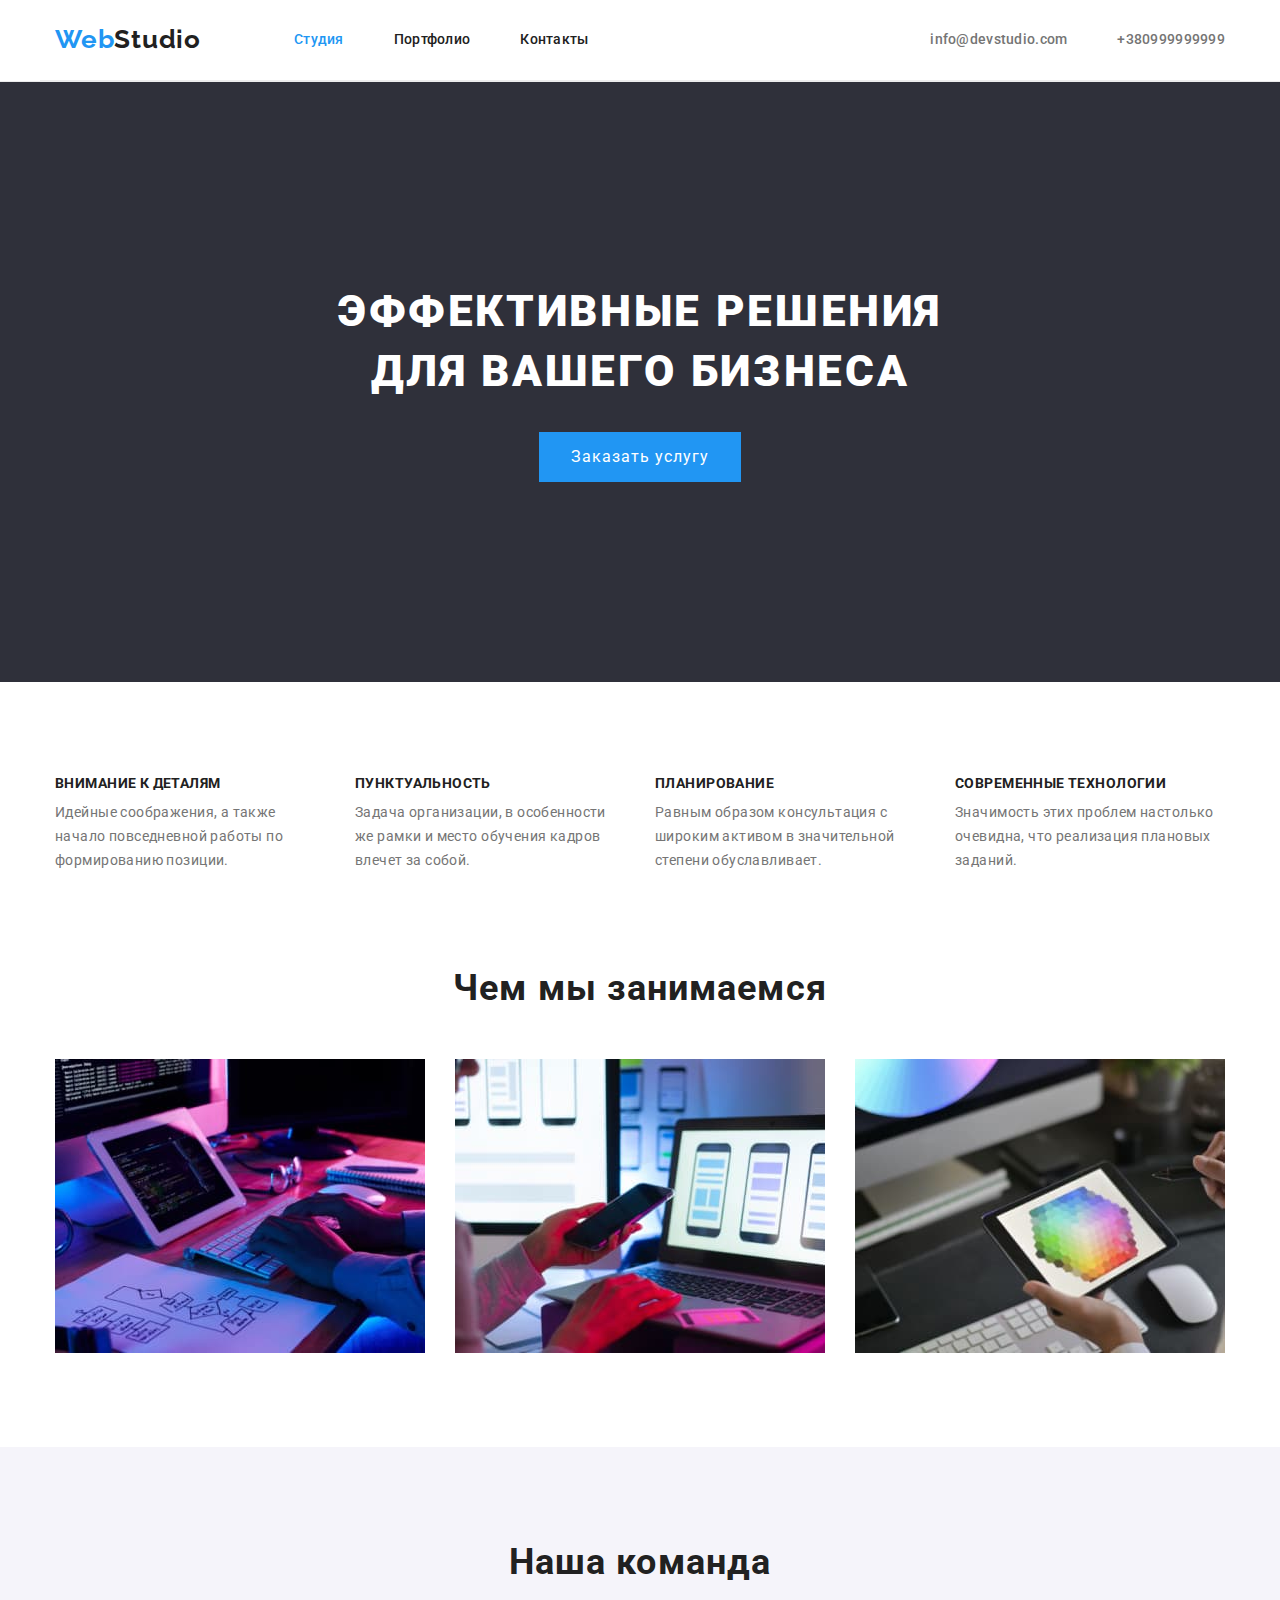
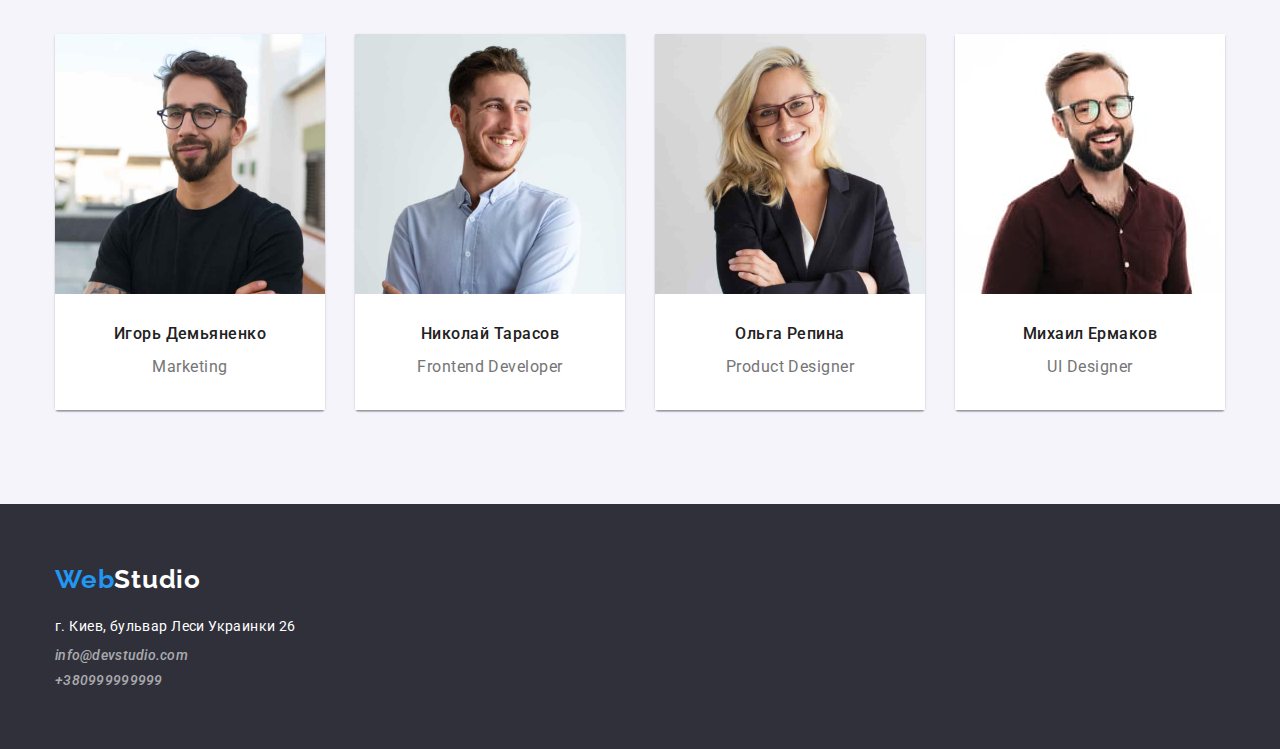
<file: index.html>
<!DOCTYPE html>
<html lang="ru">
  <!--Голова-->
  <head>
    <meta charset="UTF-8" />
    <meta http-equiv="X-UA-Compatible" content="IE=edge" />
    <meta name="viewport" content="width=device-width, initial-scale=1.0" />
    <link rel="preconnect" href="https://fonts.googleapis.com" />
    <link rel="preconnect" href="https://fonts.gstatic.com" crossorigin />
    <link
      href="https://fonts.googleapis.com/css2?family=Raleway:wght@700&family=Roboto:wght@400;500;700;900&display=swap"
      rel="stylesheet"
    />
    <link
      rel="stylesheet"
      href="https://cdnjs.cloudflare.com/ajax/libs/modern-normalize/1.0.0/modern-normalize.min.css"
    />
    <link rel="stylesheet" href="./css/styles.css" />
    <title class="title-logo">Web Studio</title>
  </head>
  <body class="page">
    <!--Header-->

    <header class="header">
      <div class="container header">
        <a class="logo" href="./index.html" class="href" lang="en"
          >Web<span class="logo-black">Studio</span></a
        >
        <nav class="nav">
          <ul class="site-nav list">
            <li class="item">
              <a class="link current" href="./index.html">Студия</a>
            </li>
            <li class="item">
              <a class="link" href="./portfolio.html">Портфолио</a>
            </li>
            <li class="item">
              <a class="link contacts" href="./contacts.html">Контакты</a>
            </li>
          </ul>
        </nav>
        <ul class="list hdr-contacts">
          <li>
            <a class="mail" href="mailto:info@devstudio.com" lang="en"
              >info@devstudio.com</a
            >
          </li>
          <li class="space">
            <a class="tel" href="tel:+380999999999">+380999999999</a>
          </li>
        </ul>
      </div>
    </header>
    <main>
      <!-- Герой или заголовок -->

      <section class="hero">
        <div class="container">
          <h1 class="hero-title">Эффективные решения для вашего бизнеса</h1>
          <button class="button" type="button">Заказать услугу</button>
        </div>
      </section>
      <!-- Преимущества -->

      <section class="section feature">
        <div class="container">
          <h2 class="section-title visually-hidden">Преимущества</h2>

          <ul class="feature-list list">
            <li class="feature-items">
              <!--BLOCK 1-->
              <h3 class="feature-title">Внимание к деталям</h3>
              <p class="secondary-text">
                Идейные соображения, а также начало повседневной работы по
                формированию позиции.
              </p>
            </li>
            <li class="feature-items">
              <!-- BLOCK 2-->
              <h3 class="feature-title">Пунктуальность</h3>
              <p class="secondary-text">
                Задача организации, в особенности же рамки и место обучения
                кадров влечет за собой.
              </p>
            </li>
            <li class="feature-items">
              <!--BLOCK 3-->
              <h3 class="feature-title">Планирование</h3>
              <p class="secondary-text">
                Равным образом консультация с широким активом в значительной
                степени обуславливает.
              </p>
            </li>
            <li class="feature-items">
              <!--BLOCK 4-->
              <h3 class="feature-title">Современные технологии</h3>
              <p class="secondary-text">
                Значимость этих проблем настолько очевидна, что реализация
                плановых заданий.
              </p>
            </li>
          </ul>
        </div>
      </section>

      <!--Чем мы занимаемся-->

      <section class="section">
        <div class="container">
          <h2 class="section-title">Чем мы занимаемся</h2>

          <ul class="item list">
            <li class="items">
              <img src="./images/1.jpg" alt="Рабочий стол" width="370" />
            </li>
            <li class="items">
              <img src="./images/2.jpg" alt="Компьютер" width="370" />
            </li>
            <li class="items">
              <img src="./images/3.jpg" alt="Планшет" width="370" />
            </li>
          </ul>
        </div>
      </section>

      <!--Наша команда-->

      <section class="section team">
        <div class="container">
          <h2 class="section-title caption">Наша команда</h2>
          <ul class="teamlist list">
            <li class="correction one">
              <img src="./images/team1.jpg" alt="Член команды" width="270" />
              <div class="team-txt">
                <h3 class="section-title team">Игорь Демьяненко</h3>
                <p class="secondary-text change-font">Marketing</p>
              </div>
            </li>

            <li class="correction one">
              <img src="./images/team2.jpg" alt="Член команды" width="270" />
              <div class="team-txt">
                <h3 class="section-title team">Николай Тарасов</h3>
                <p class="secondary-text change-font">Frontend Developer</p>
              </div>
            </li>

            <li class="correction one">
              <img src="./images/team3.jpg" alt="Член команды" width="270" />
              <div class="team-txt">
                <h3 class="section-title team">Ольга Репина</h3>
                <p class="secondary-text change-font">Product Designer</p>
              </div>
            </li>

            <li class="one">
              <img src="./images/team4.jpg" alt="Член команды" width="270" />
              <div class="team-txt">
                <h3 class="section-title team">Михаил Ермаков</h3>
                <p class="secondary-text change-font">UI Designer</p>
              </div>
            </li>
          </ul>
        </div>
      </section>
    </main>
    <footer class="footer">
      <div class="container ftr">
        <a href="./index.html" class="logo ftr" lang="en"
          >Web<span class="logo-white">Studio</span></a
        >
        <address class="address">
          <p class="place">г. Киев, бульвар Леси Украинки 26</p>
          <a class="mail down" href="mailto:info@devstudio.com"
            >info@devstudio.com</a
          >
          <a class="tel down" href="tel:+380999999999">+380999999999</a>
        </address>
      </div>
    </footer>
  </body>
</html>
</file>
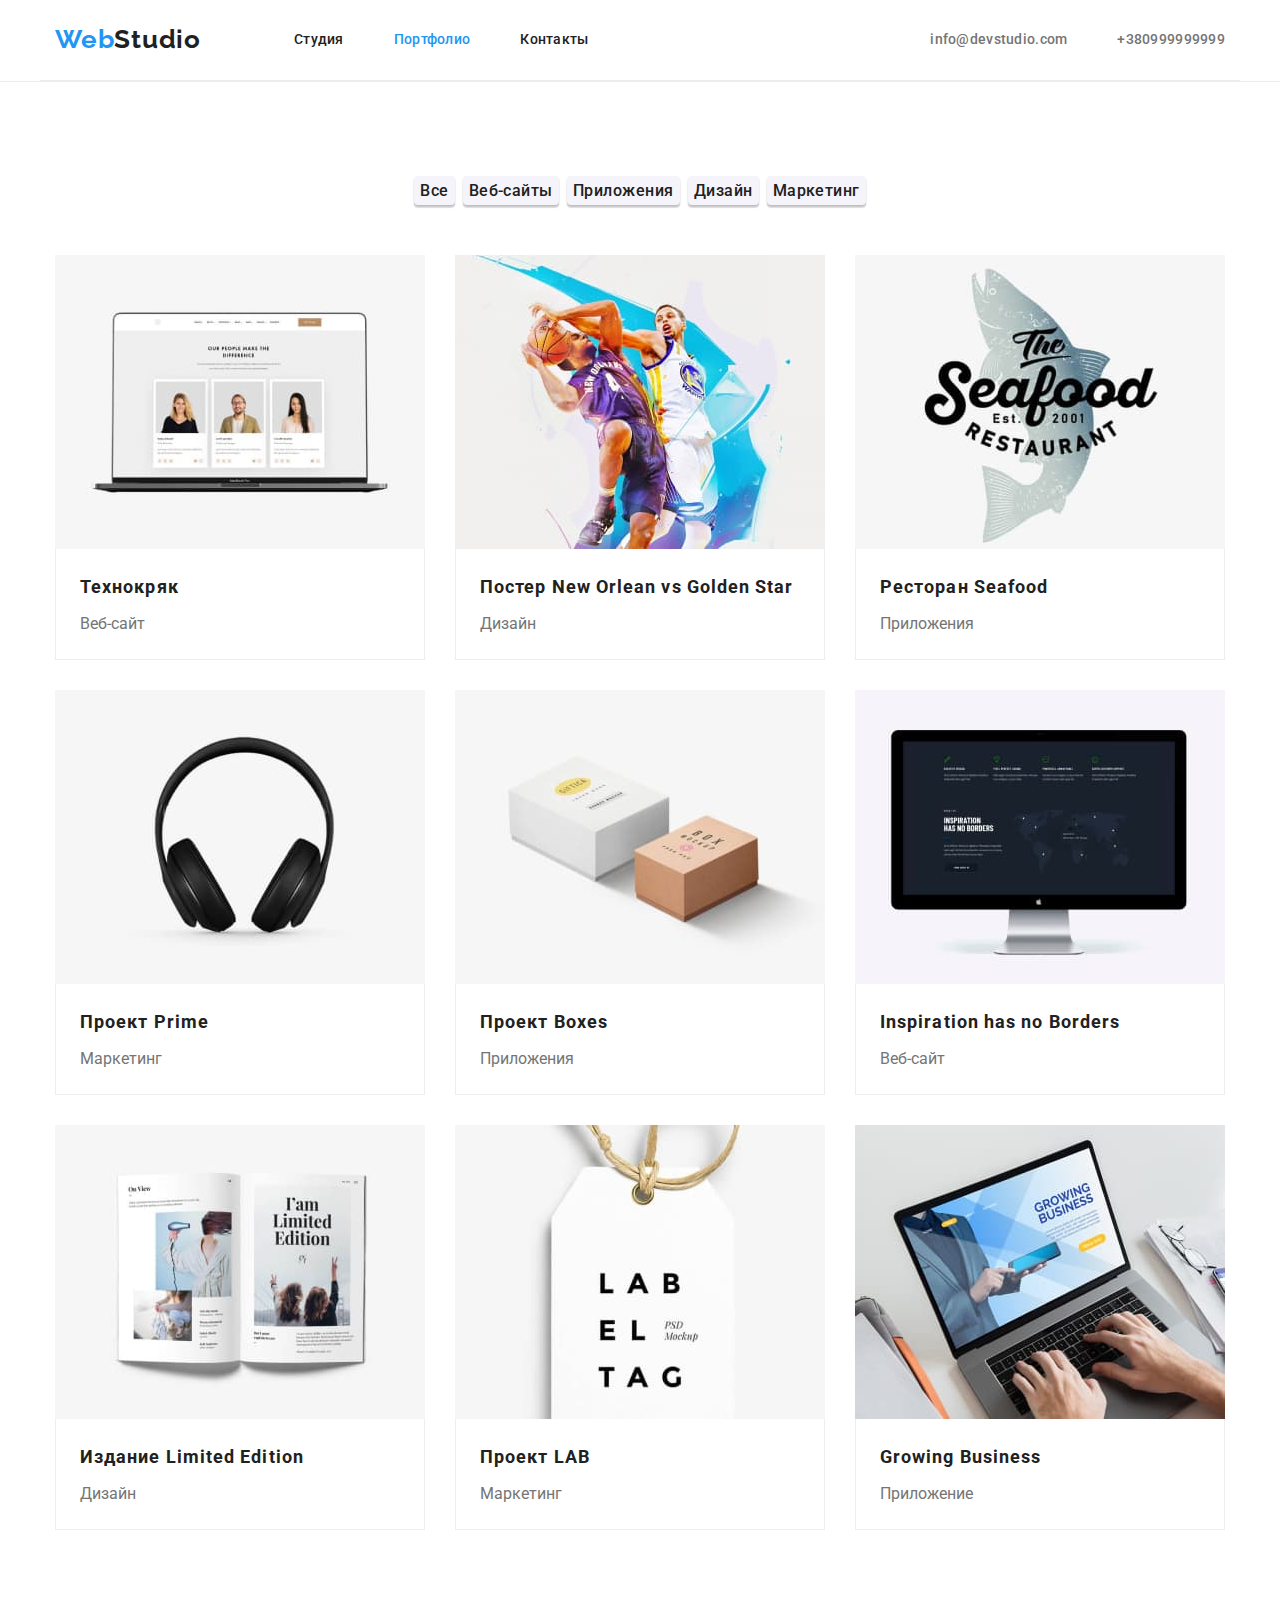
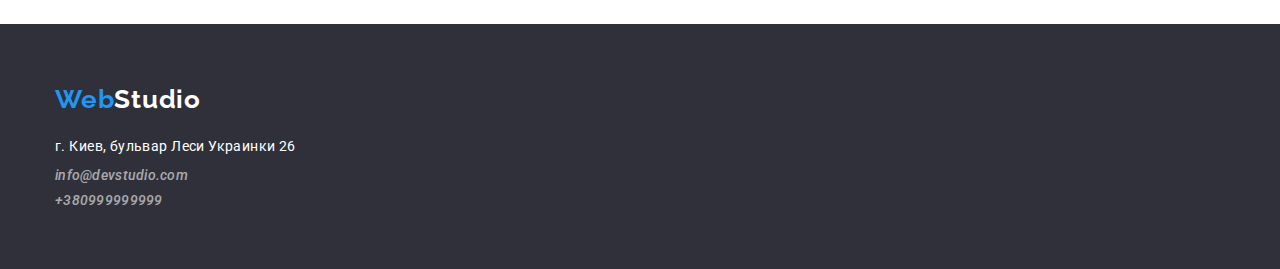
<file: portfolio.html>
<!DOCTYPE html>
<html lang="ru">
  <head>
    <meta charset="UTF-8" />
    <meta http-equiv="X-UA-Compatible" content="IE=edge" />
    <meta name="viewport" content="width=device-width, initial-scale=1.0" />
    <link rel="preconnect" href="https://fonts.googleapis.com" />
    <link rel="preconnect" href="https://fonts.gstatic.com" crossorigin />
    <link
      href="https://fonts.googleapis.com/css2?family=Raleway:wght@700&family=Roboto:wght@400;500;700;900&display=swap"
      rel="stylesheet"
    />
     <link
    rel="stylesheet"
    href="https://cdnjs.cloudflare.com/ajax/libs/modern-normalize/1.0.0/modern-normalize.min.css"
  />
    <link rel="stylesheet" href="./css/styles.css" />
    <title class="title-logo">Web Studio</title>
  </head>
  <body class="page">
    <!-- Шапка -->
    <header class="header">
      <div class="container header">
        <a class="logo" href="./index.html" class="href" lang="en"
          >Web<span class="logo-black">Studio</span></a
        >
        <nav class="nav">
          <ul class="site-nav list">
            <li class="item">
              <a class="link" href="./index.html">Студия</a>
            </li>
            <li class="item">
              <a class="link current" href="./portfolio.html">Портфолио</a>
            </li>
            <li class="item">
              <a class="link contacts" href="./contacts.html">Контакты</a>
            </li>
          </ul>
        </nav>
        <ul class="list hdr-contacts">
          <li>
            <a class="mail" href="mailto:info@devstudio.com" lang="en"
              >info@devstudio.com</a
            >
          </li>
          <li class="space">
            <a class="tel" href="tel:+380999999999">+380999999999</a>
          </li>
        </ul>
      </div>
    </header>

    <!-- Мэйн -->
    <main>
    <section class="portfolio">
      <div class="container">
        <h1 class="visually-hidden">web-studio portfolio</h1>

        <ul class="btnlist list">
          <li class="btnitem">
            <button class="button-portfolio" type="button">Все</button>
          </li>
          <li class="btnitem">
            <button class="button-portfolio" type="button">Веб-сайты</button>
          </li>
          <li class="btnitem">
            <button class="button-portfolio" type="button">Приложения</button>
          </li>
          <li class="btnitem">
            <button class="button-portfolio" type="button">Дизайн</button>
          </li>
          <li class="btnitem">
            <button class="button-portfolio" type="button">Маркетинг</button>
          </li>
        </ul>

        <ul class="works-list list">
          <li class="works-item">
            <img src="./images/img.jpg" width="370" alt="Ноутбук" />
            <div class="works-caption">
            <h2 class="gallery-captions">Технокряк</h2>
            <p class="gallery-descr">Веб-сайт</p>
            </div>
          </li>
          <li class="works-item">
            <img src="./images/img-2.jpg" width="370" alt="спортсмены" />
            <div class="works-caption">
            <h2 class="gallery-captions">Постер New Orlean vs Golden Star</h2>
            <p class="gallery-descr">Дизайн</p>
            </div>
          </li>
          <li class="works-item">
            <img src="./images/img-3.jpg" width="370" alt="логотип ресторана" />
            <div class="works-caption">
            <h2 class="gallery-captions">Ресторан Seafood</h2>
            <p class="gallery-descr">Приложения</p>
            </div>
          </li>
          <li class="works-item">
            <img src="./images/img-4.jpg" width="370" alt="наушники" />
            <div class="works-caption">
            <h2 class="gallery-captions">Проект Prime</h2>
            <p class="gallery-descr">Маркетинг</p>
            </div>
          </li>
          <li class="works-item">
            <img src="./images/img-5.jpg" width="370" alt="коробки" />
            <div class="works-caption">
            <h2 class="gallery-captions">Проект Boxes</h2>
            <p class="gallery-descr">Приложения</p>
            </div>
          </li>
          <li class="works-item">
            <img src="./images/img-6.jpg" width="370" alt="Компьютер" />
            <div class="works-caption">
            <h2 class="gallery-captions">Inspiration has no Borders</h2>
            <p class="gallery-descr">Веб-сайт</p>
            </div>
          </li>
          <li class="works-item">
            <img src="./images/img-7.jpg" width="370" alt="книга" />
            <div class="works-caption">
            <h2 class="gallery-captions">Издание Limited Edition</h2>
            <p class="gallery-descr">Дизайн</p>
            </div>
          </li>
          <li class="works-item">
            <img src="./images/img-8.jpg" width="370" alt="бирка" />
            <div class="works-caption">
            <h2 class="gallery-captions">Проект LAB</h2>
            <p class="gallery-descr">Маркетинг</p>
            </div>
          </li>
          <li class="works-item">
            <img
              src="./images/img-9.jpg"
              width="370"
              alt="работа за компьютером"
            />
            <div class="works-caption">
            <h2 class="gallery-captions">Growing Business</h2>
            <p class="gallery-descr">Приложение
              </div>
            </p>
          </li>
        </ul>
      </div>
    </section>
</main>
    <!-- Подвал -->
    <footer class="footer">
      <div class="container ftr">
        <a href="./index.html" class="logo ftr" lang="en"
          >Web<span class="logo-white">Studio</span></a
        >
  <address class="address">
          <p class="place">г. Киев, бульвар Леси Украинки 26</p>
          <a class="mail down" href="mailto:info@devstudio.com"
            >info@devstudio.com</a
          >
          <a class="tel down" href="tel:+380999999999">+380999999999</a>
        </address>
      </div>
    </footer>
  </body>
</html>
</file>
<file: css/styles.css>
/* 
header-color = #FFFFFF
bg-color-section-one = #E5E5E5
bg-color-section-two = #F5F4FA
hero-ftr-color = #2F303A
accent-color = #2196F3
title-color = #212121
text-color = #757575
*/
:root {
  --header-color: #ffffff;
  --bg-color-section-two: #f5f4fa;
  --hero-ftr-color: #2f303a;
  --accent-color: #2196f3;
  --title-color: #212121;
  --text-color: #757575;
  --black: #000000;
}
body {
  margin: 0px;
  color: #757575;
  background-color: var(--header-color);
  font-style: normal;
  text-decoration: none;
  font-family: Roboto, sans-serif;
  font-weight: 400;
}

h1,
h2,
h3,
h4,
h5,
h6,
ul,
p {
  margin: 0px;
}

img {
  display: block;
}

.page {
  background-color: var(--bg-color-section-one);
}

.list {
  margin: 0px;
  list-style: none;
}

.visually-hidden {
  position: absolute;
  width: 1px;
  height: 1px;
  margin: -1px;
  border: 0;
  padding: 0;

  white-space: nowrap;
  clip-path: inset(100%);
  clip: rect(0 0 0 0);
  overflow: hidden;
}

.container {
  width: 1200px;
  margin-left: auto;
  margin-right: auto;
  padding-left: 15px;
  padding-right: 15px;
}

.container.header {
  display: flex;
  align-items: center;
  background-color: #ffffff;
}

.container.ftr {
  display: flex;
  flex-direction: column;
  justify-content: flex-start;
}

/* header */
.header {
  background-color: #ffffff;
  border-bottom: 1px solid #ececec;
}

.logo {
  display: inline-block;
  margin-right: 93px;
  font-family: Raleway, sans-serif;
  font-weight: 700;
  font-size: 26px;
  line-height: 1.2;
  letter-spacing: 0.03em;
  color: var(--accent-color);
  text-decoration: none;
}
.logo-black {
  color: var(--title-color);
}
/* site nav */

.site-nav {
  display: flex;
  padding-left: 0px;
}
.site-nav > .item {
  margin-right: 50px;
}

.site-nav > .item:last-child {
  margin-right: 0px;
}

.site-nav .link {
  padding-bottom: 32px;
  padding-top: 32px;
  text-decoration: none;
  font-weight: 500;
  font-size: 14px;
  line-height: 1.14;
  letter-spacing: 0.02em;
  color: var(--title-color);
}
.hdr-contacts {
  display: flex;
  padding-left: 0px;
  margin-left: auto;
}

.space {
  margin-left: 50px;
}

.link.contacts {
  margin-right: 0;
}

.site-nav .link:hover,
.site-nav .link:focus {
  color: var(--accent-color);
}
.site-nav .link.current {
  color: var(--accent-color);
}

.mail {
  display: inline-block;
  padding-top: 32px;
  padding-bottom: 32px;
  color: #757575;
  font-weight: 500;
  text-decoration: none;
  font-size: 14px;
  line-height: 1.14;
  letter-spacing: 0.02em;
}

.tel {
  display: inline-block;
  padding-top: 32px;
  padding-bottom: 32px;
  color: #757575;
  font-weight: 500;
  text-decoration: none;
  font-size: 14px;
  line-height: 1.14;
  letter-spacing: 0.02em;
}
.mail:hover,
.tel:hover {
  color: var(--accent-color);
}

.mail:focus,
.tel:focus {
  color: var(--accent-color);
}

/* hero */
.hero {
  padding: 200px 0;
  text-align: center;
  background-color: var(--hero-ftr-color);
}
.hero-title {
  width: 696px;
  margin-left: auto;
  margin-right: auto;
  margin-bottom: 30px;

  color: var(--header-color);
  font-family: Roboto, sans-serif;
  font-weight: 900;
  text-align: center;
  font-size: 44px;
  line-height: 1.36;
  letter-spacing: 0.06em;
  text-transform: uppercase;
}

.button {
  padding: 10px 32px 10px 32px;
  border: 0px;
  margin-left: auto;
  margin-right: auto;
  cursor: pointer;
  background-color: var(--accent-color);
  color: var(--header-color);
  font-size: 16px;
  line-height: 1.87;
  display: flex;
  align-items: center;
  text-align: center;
  letter-spacing: 0.06em;
}

/* section */

.section {
  padding-bottom: 94px;
}

.section.feature {
  padding-bottom: 94px;
  padding-top: 94px;
}

.feature-list {
  display: flex;
  padding-left: 0px;
}

.feature-items {
  margin-right: 30px;
  width: 270px;
}

.feature-items:last-child {
  margin-right: 0px;
}

.feature-title {
  margin-bottom: 10px;
  text-decoration: none;
  color: var(--title-color);
  font-weight: 700;
  font-size: 14px;
  line-height: 1.14;
  letter-spacing: 0.03em;
  text-transform: uppercase;
}

.item {
  display: flex;
  margin-left: auto;
  margin-right: auto;
  padding-left: 0px;
}

.items {
  margin-right: 30px;
}
.items:last-child {
  margin-right: 0px;
}

.section-title {
  margin-bottom: 50px;
  color: var(--title-color);
  font-weight: 700;
  font-size: 36px;
  line-height: 1.17;
  text-align: center;
  letter-spacing: 0.03em;
}

.secondary-text {
  font-size: 14px;
  line-height: 1.71;
  letter-spacing: 0.03em;
  color: var(--text-color);
}

.secondary-text.change-font {
  font-size: 16px;
}

.section.team {
  background-color: #f5f4fa;
  padding-top: 94px;
  padding-bottom: 94px;
}

.team-txt {
  padding-top: 30px;
  padding-bottom: 30px;
  background-color: #ffffff;
}

.section-title.team {
  margin-bottom: 10px;
  font-weight: 500;
  font-size: 16px;
  line-height: 1.19;
  text-align: center;
  letter-spacing: 0.03em;
  color: #212121;
}

.teamlist {
  display: flex;
  justify-content: center;
  margin-right: auto;
  margin-left: auto;
  padding-left: 0px;
}

.correction {
  margin-right: 30px;
}

.secondary-text.change-font {
  text-align: center;
  background-color: #ffffff;
}

.one {
  box-shadow: 0px 1px 3px rgba(0, 0, 0, 0.12), 0px 1px 1px rgba(0, 0, 0, 0.14),
    0px 2px 1px rgba(0, 0, 0, 0.2);
  border-radius: 0px 0px 4px 4px;
}

/* footer */
.footer {
  display: flex;
  flex-direction: row;
  justify-content: flex-start;
  padding-bottom: 60px;
  padding-top: 60px;
  color: #ffffff;
  background-color: var(--hero-ftr-color);
}

.logo-white {
  color: #ffffff;
}

.logo.ftr {
  margin-bottom: 20px;
}

.address {
  display: inline-flex;
  flex-direction: column;
}

.place {
  margin-bottom: 9px;
  font-size: 14px;
  font-style: normal;
  line-height: 1.71;
  letter-spacing: 0.03em;
  color: #ffffff;
}

.mail.down {
  padding-top: 0;
  padding-bottom: 0;
  margin-bottom: 9px;
  color: rgba(255, 255, 255, 0.6);
}
.tel.down {
  padding-top: 0;
  padding-bottom: 0;
  margin-bottom: 0;
  color: rgba(255, 255, 255, 0.6);
}

/*  PORTfolio */
.button-portfolio {
  border: 0px;
  cursor: pointer;
  border-radius: 4px;
  box-shadow: 0px 3px 1px rgba(0, 0, 0, 0.1), 0px 1px 2px rgba(0, 0, 0, 0.08),
    0px 2px 2px rgba(0, 0, 0, 0.12);

  font-weight: 500;
  font-size: 16px;
  line-height: 1.71;
  text-align: center;
  letter-spacing: 0.03em;
  color: var(--title-color);
  background-color: #f5f4fa;
}

.button-portfolio:hover,
.button-portfolio:focus {
  background-color: var(--accent-color);
  color: #ffffff;
}

.gallery-captions {
  margin-bottom: 4px;
  font-weight: bold;
  font-size: 18px;
  line-height: 2;
  letter-spacing: 0.06em;
  color: var(--title-color);
}
.gallery-descr {
  font-size: 16px;
  line-height: 1.87;
}
.btnlist {
  display: flex;
  justify-content: center;
  margin-bottom: 50px;
  margin-right: auto;
  margin-left: auto;
  padding-left: 0px;
}
.btnlist > .btnitem {
  margin-right: 8px;
}
.btnlist > .btnitem:last-child {
  margin-right: 0px;
}

.works-list {
  display: flex;
  flex-wrap: wrap;
  margin-left: auto;
  margin-right: auto;
  padding-left: 0px;
}

.works-item {
  margin-right: 30px;
  margin-bottom: 30px;
}
.works-item:nth-child(3n + 3) {
  margin-right: 0px;
}
.works-item:nth-child(n + 7) {
  margin-bottom: 0px;
}

.portfolio {
  padding-top: 94px;
  padding-bottom: 94px;
}
.works-caption {
  padding: 20px 24px;
  border-bottom: 1px solid #eeeeee;
  border-left: 1px solid #eeeeee;
  border-right: 1px solid #eeeeee;
}
</file>
